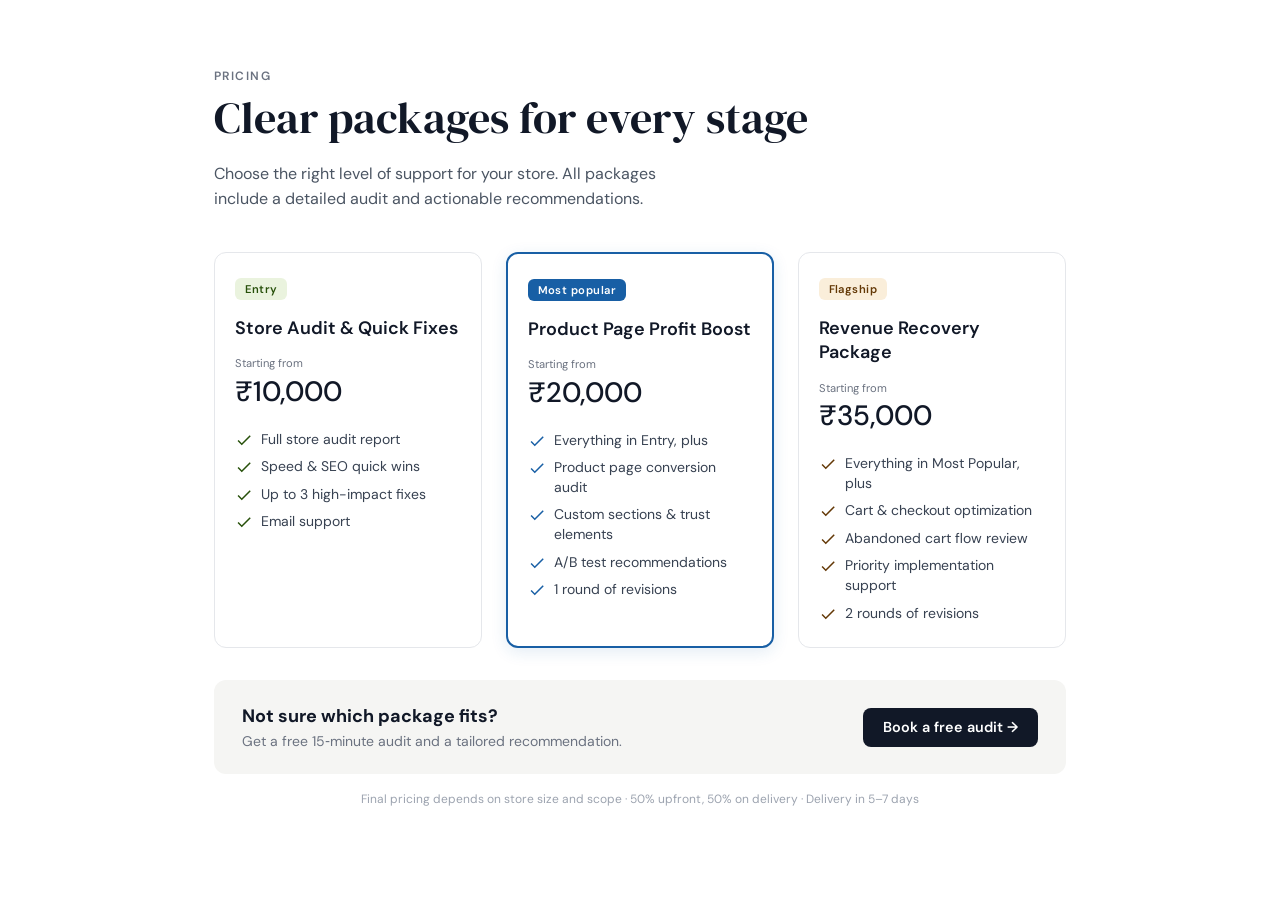
<file: pricing-section.html>
<!DOCTYPE html>
<html lang="en">
<head>
    <meta charset="UTF-8">
    <meta name="viewport" content="width=device-width, initial-scale=1.0">
    <title>Pricing — Shopify Developer</title>
    <link rel="preconnect" href="https://fonts.googleapis.com">
    <link rel="preconnect" href="https://fonts.gstatic.com" crossorigin>
    <link href="https://fonts.googleapis.com/css2?family=DM+Serif+Display&family=DM+Sans:opsz,wght@9..40,400;9..40,500;9..40,600;9..40,700&display=swap" rel="stylesheet">
    <style>
        *,
        *::before,
        *::after { box-sizing: border-box; }

        .pricing-section {
            width: 100%;
            max-width: 900px;
            margin: 0 auto;
            padding: 3rem 1.5rem 4rem;
            font-family: 'DM Sans', system-ui, sans-serif;
            background: #fff;
        }

        .pricing-eyebrow {
            font-size: 0.75rem;
            font-weight: 600;
            letter-spacing: 0.12em;
            text-transform: uppercase;
            color: #6b7280;
            margin-bottom: 0.5rem;
        }

        .pricing-heading {
            font-family: 'DM Serif Display', Georgia, serif;
            font-size: clamp(2rem, 5vw, 2.75rem);
            font-weight: 400;
            line-height: 1.2;
            color: #111827;
            margin: 0 0 1rem;
        }

        .pricing-subtext {
            font-size: 1rem;
            line-height: 1.6;
            color: #4b5563;
            margin: 0 0 2.5rem;
            max-width: 42ch;
        }

        .pricing-grid {
            display: grid;
            grid-template-columns: 1fr;
            gap: 1.5rem;
            margin-bottom: 2rem;
        }

        @media (min-width: 640px) {
            .pricing-grid {
                grid-template-columns: repeat(2, 1fr);
            }
        }

        @media (min-width: 900px) {
            .pricing-grid {
                grid-template-columns: repeat(3, 1fr);
            }
        }

        .pricing-card {
            background: #fff;
            border: 0.5px solid #e5e7eb;
            border-radius: 12px;
            padding: 1.5rem 1.25rem;
            transition: border-color 0.2s ease, transform 0.2s ease, box-shadow 0.2s ease;
        }

        .pricing-card:hover {
            border-color: #d1d5db;
            transform: translateY(-2px);
            box-shadow: 0 4px 12px rgba(0, 0, 0, 0.06);
        }

        .pricing-card.pricing-card--featured {
            border: 2px solid #185FA5;
            box-shadow: 0 4px 16px rgba(24, 95, 165, 0.12);
        }

        .pricing-card.pricing-card--featured:hover {
            border-color: #185FA5;
            transform: translateY(-2px);
            box-shadow: 0 6px 20px rgba(24, 95, 165, 0.15);
        }

        .pricing-badge {
            display: inline-block;
            font-size: 0.7rem;
            font-weight: 600;
            letter-spacing: 0.04em;
            padding: 0.25rem 0.6rem;
            border-radius: 6px;
            margin-bottom: 1rem;
        }

        .pricing-badge--entry {
            background: #EAF3DE;
            color: #27500A;
        }

        .pricing-badge--featured {
            background: #185FA5;
            color: #fff;
        }

        .pricing-badge--flagship {
            background: #FAEEDA;
            color: #633806;
        }

        .pricing-card-title {
            font-size: 1.125rem;
            font-weight: 600;
            color: #111827;
            margin: 0 0 1rem;
            line-height: 1.35;
        }

        .pricing-price-label {
            font-size: 0.7rem;
            color: #6b7280;
            margin-bottom: 0.15rem;
        }

        .pricing-price {
            font-size: 28px;
            font-weight: 500;
            color: #111827;
            margin: 0 0 1.25rem;
        }

        .pricing-features {
            list-style: none;
            padding: 0;
            margin: 0;
        }

        .pricing-features li {
            display: flex;
            align-items: flex-start;
            gap: 0.5rem;
            font-size: 0.875rem;
            color: #374151;
            margin-bottom: 0.5rem;
            line-height: 1.4;
        }

        .pricing-features li:last-child {
            margin-bottom: 0;
        }

        .pricing-check {
            flex-shrink: 0;
            width: 18px;
            height: 18px;
            margin-top: 1px;
        }

        .pricing-card--entry .pricing-check { color: #27500A; }
        .pricing-card--featured .pricing-check { color: #185FA5; }
        .pricing-card--flagship .pricing-check { color: #633806; }

        .pricing-cta-banner {
            display: flex;
            flex-wrap: wrap;
            align-items: center;
            justify-content: space-between;
            gap: 1.25rem;
            background: #F5F5F3;
            border-radius: 12px;
            padding: 1.5rem 1.75rem;
            margin-bottom: 1rem;
        }

        @media (max-width: 639px) {
            .pricing-cta-banner {
                flex-direction: column;
                align-items: stretch;
                text-align: center;
            }
            .pricing-cta-btn { align-self: center; }
        }

        .pricing-cta-text {
            flex: 1;
            min-width: 200px;
        }

        .pricing-cta-headline {
            font-size: 1.125rem;
            font-weight: 700;
            color: #111827;
            margin: 0 0 0.25rem;
        }

        .pricing-cta-subtext {
            font-size: 0.875rem;
            color: #6b7280;
            margin: 0;
        }

        .pricing-cta-btn {
            display: inline-flex;
            align-items: center;
            justify-content: center;
            padding: 0.65rem 1.25rem;
            font-family: inherit;
            font-size: 0.9rem;
            font-weight: 600;
            color: #fff;
            background: #111827;
            border: none;
            border-radius: 8px;
            cursor: pointer;
            text-decoration: none;
            transition: opacity 0.2s ease;
        }

        .pricing-cta-btn:hover {
            opacity: 0.88;
        }

        .pricing-fine-print {
            font-size: 0.75rem;
            color: #9ca3af;
            text-align: center;
            margin: 0;
            line-height: 1.5;
        }
    </style>
</head>
<body>
    <section class="pricing-section" id="pricing">
        <p class="pricing-eyebrow">Pricing</p>
        <h2 class="pricing-heading">Clear packages for every stage</h2>
        <p class="pricing-subtext">Choose the right level of support for your store. All packages include a detailed audit and actionable recommendations.</p>

        <div class="pricing-grid">
            <!-- Card 1: Entry -->
            <article class="pricing-card pricing-card--entry">
                <span class="pricing-badge pricing-badge--entry">Entry</span>
                <h3 class="pricing-card-title">Store Audit & Quick Fixes</h3>
                <p class="pricing-price-label">Starting from</p>
                <p class="pricing-price">₹10,000</p>
                <ul class="pricing-features">
                    <li>
                        <svg class="pricing-check" viewBox="0 0 24 24" fill="currentColor" aria-hidden="true">
                            <path d="M9 16.17L4.83 12l-1.42 1.41L9 19 21 7l-1.41-1.41L9 16.17z"/>
                        </svg>
                        Full store audit report
                    </li>
                    <li>
                        <svg class="pricing-check" viewBox="0 0 24 24" fill="currentColor" aria-hidden="true">
                            <path d="M9 16.17L4.83 12l-1.42 1.41L9 19 21 7l-1.41-1.41L9 16.17z"/>
                        </svg>
                        Speed & SEO quick wins
                    </li>
                    <li>
                        <svg class="pricing-check" viewBox="0 0 24 24" fill="currentColor" aria-hidden="true">
                            <path d="M9 16.17L4.83 12l-1.42 1.41L9 19 21 7l-1.41-1.41L9 16.17z"/>
                        </svg>
                        Up to 3 high-impact fixes
                    </li>
                    <li>
                        <svg class="pricing-check" viewBox="0 0 24 24" fill="currentColor" aria-hidden="true">
                            <path d="M9 16.17L4.83 12l-1.42 1.41L9 19 21 7l-1.41-1.41L9 16.17z"/>
                        </svg>
                        Email support
                    </li>
                </ul>
            </article>

            <!-- Card 2: Most Popular (Featured) -->
            <article class="pricing-card pricing-card--featured">
                <span class="pricing-badge pricing-badge--featured">Most popular</span>
                <h3 class="pricing-card-title">Product Page Profit Boost</h3>
                <p class="pricing-price-label">Starting from</p>
                <p class="pricing-price">₹20,000</p>
                <ul class="pricing-features">
                    <li>
                        <svg class="pricing-check" viewBox="0 0 24 24" fill="currentColor" aria-hidden="true">
                            <path d="M9 16.17L4.83 12l-1.42 1.41L9 19 21 7l-1.41-1.41L9 16.17z"/>
                        </svg>
                        Everything in Entry, plus
                    </li>
                    <li>
                        <svg class="pricing-check" viewBox="0 0 24 24" fill="currentColor" aria-hidden="true">
                            <path d="M9 16.17L4.83 12l-1.42 1.41L9 19 21 7l-1.41-1.41L9 16.17z"/>
                        </svg>
                        Product page conversion audit
                    </li>
                    <li>
                        <svg class="pricing-check" viewBox="0 0 24 24" fill="currentColor" aria-hidden="true">
                            <path d="M9 16.17L4.83 12l-1.42 1.41L9 19 21 7l-1.41-1.41L9 16.17z"/>
                        </svg>
                        Custom sections & trust elements
                    </li>
                    <li>
                        <svg class="pricing-check" viewBox="0 0 24 24" fill="currentColor" aria-hidden="true">
                            <path d="M9 16.17L4.83 12l-1.42 1.41L9 19 21 7l-1.41-1.41L9 16.17z"/>
                        </svg>
                        A/B test recommendations
                    </li>
                    <li>
                        <svg class="pricing-check" viewBox="0 0 24 24" fill="currentColor" aria-hidden="true">
                            <path d="M9 16.17L4.83 12l-1.42 1.41L9 19 21 7l-1.41-1.41L9 16.17z"/>
                        </svg>
                        1 round of revisions
                    </li>
                </ul>
            </article>

            <!-- Card 3: Flagship -->
            <article class="pricing-card pricing-card--flagship">
                <span class="pricing-badge pricing-badge--flagship">Flagship</span>
                <h3 class="pricing-card-title">Revenue Recovery Package</h3>
                <p class="pricing-price-label">Starting from</p>
                <p class="pricing-price">₹35,000</p>
                <ul class="pricing-features">
                    <li>
                        <svg class="pricing-check" viewBox="0 0 24 24" fill="currentColor" aria-hidden="true">
                            <path d="M9 16.17L4.83 12l-1.42 1.41L9 19 21 7l-1.41-1.41L9 16.17z"/>
                        </svg>
                        Everything in Most Popular, plus
                    </li>
                    <li>
                        <svg class="pricing-check" viewBox="0 0 24 24" fill="currentColor" aria-hidden="true">
                            <path d="M9 16.17L4.83 12l-1.42 1.41L9 19 21 7l-1.41-1.41L9 16.17z"/>
                        </svg>
                        Cart & checkout optimization
                    </li>
                    <li>
                        <svg class="pricing-check" viewBox="0 0 24 24" fill="currentColor" aria-hidden="true">
                            <path d="M9 16.17L4.83 12l-1.42 1.41L9 19 21 7l-1.41-1.41L9 16.17z"/>
                        </svg>
                        Abandoned cart flow review
                    </li>
                    <li>
                        <svg class="pricing-check" viewBox="0 0 24 24" fill="currentColor" aria-hidden="true">
                            <path d="M9 16.17L4.83 12l-1.42 1.41L9 19 21 7l-1.41-1.41L9 16.17z"/>
                        </svg>
                        Priority implementation support
                    </li>
                    <li>
                        <svg class="pricing-check" viewBox="0 0 24 24" fill="currentColor" aria-hidden="true">
                            <path d="M9 16.17L4.83 12l-1.42 1.41L9 19 21 7l-1.41-1.41L9 16.17z"/>
                        </svg>
                        2 rounds of revisions
                    </li>
                </ul>
            </article>
        </div>

        <div class="pricing-cta-banner">
            <div class="pricing-cta-text">
                <p class="pricing-cta-headline">Not sure which package fits?</p>
                <p class="pricing-cta-subtext">Get a free 15‑minute audit and a tailored recommendation.</p>
            </div>
            <a href="#contact" class="pricing-cta-btn">Book a free audit →</a>
        </div>

        <p class="pricing-fine-print">Final pricing depends on store size and scope · 50% upfront, 50% on delivery · Delivery in 5–7 days</p>
    </section>
</body>
</html>
</file>
